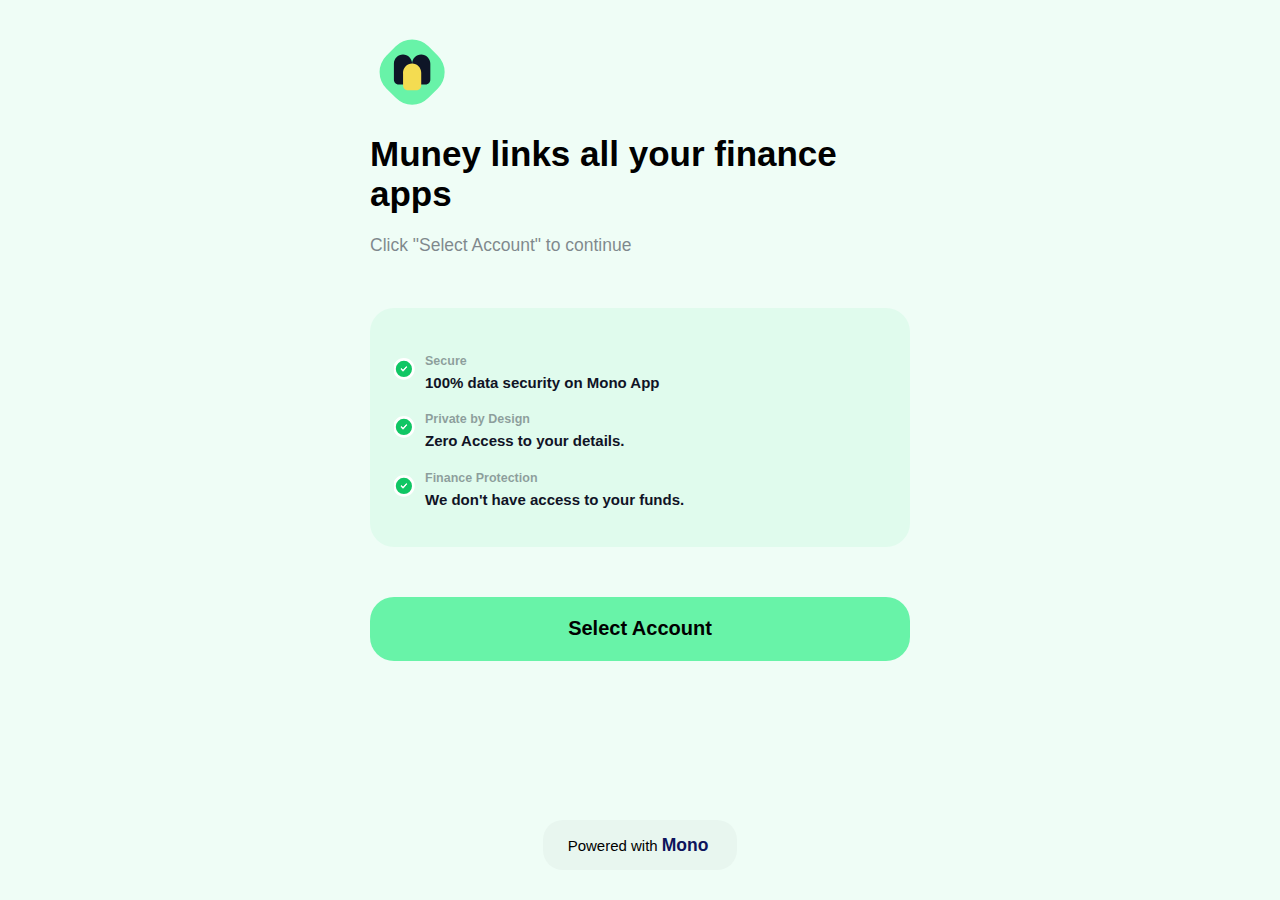
<file: index.html>
<!DOCTYPE html>
<html lang="en">

<head>
    <meta charset="UTF-8" />
    <meta name="viewport" content="width=device-width, initial-scale=1.0" />
    <title>Mono</title>
    <link rel="stylesheet" href="style.css" />
</head>

<body>
    <main>
        <div class="logo">
            <img src="./assets/svg/logo.svg" alt="mono hq">
        </div>

        <section>
            <header>
                <h2>Muney links all your finance apps</h2>
            </header>
            <p class="note">Click "Select Account" to continue</p>
        </section>

        <section class="perks">
            <div class="perk">
                <div class="perk_icon">
                    <img src="./assets/svg/checkmark.svg" alt="checkmark">
                </div>
                <div class="perk_content">
                    <p class="perk_content_point">Secure</p>
                    <p class="perk_content_desc">100% data security on Mono App</p>
                </div>
            </div>
            <div class="perk">
                <div class="perk_icon">
                    <img src="./assets/svg/checkmark.svg" alt="checkmark">
                </div>
                <div class="perk_content">
                    <p class="perk_content_point">Private by Design</p>
                    <p class="perk_content_desc">Zero Access to your details.</p>
                </div>
            </div>
            <div class="perk">
                <div class="perk_icon">
                    <img src="./assets/svg/checkmark.svg" alt="checkmark">
                </div>
                <div class="perk_content">
                    <p class="perk_content_point">Finance Protection</p>
                    <p class="perk_content_desc">We don't have access to your funds.</p>
                </div>
            </div>
        </section>
        <button onclick='window.location.href="./institutions.html";'>
            Select Account
        </button>
    </main>
    <footer>
        <div class="credit">Powered with <span>Mono</span></div>
    </footer>
</body>

</html>
</file>
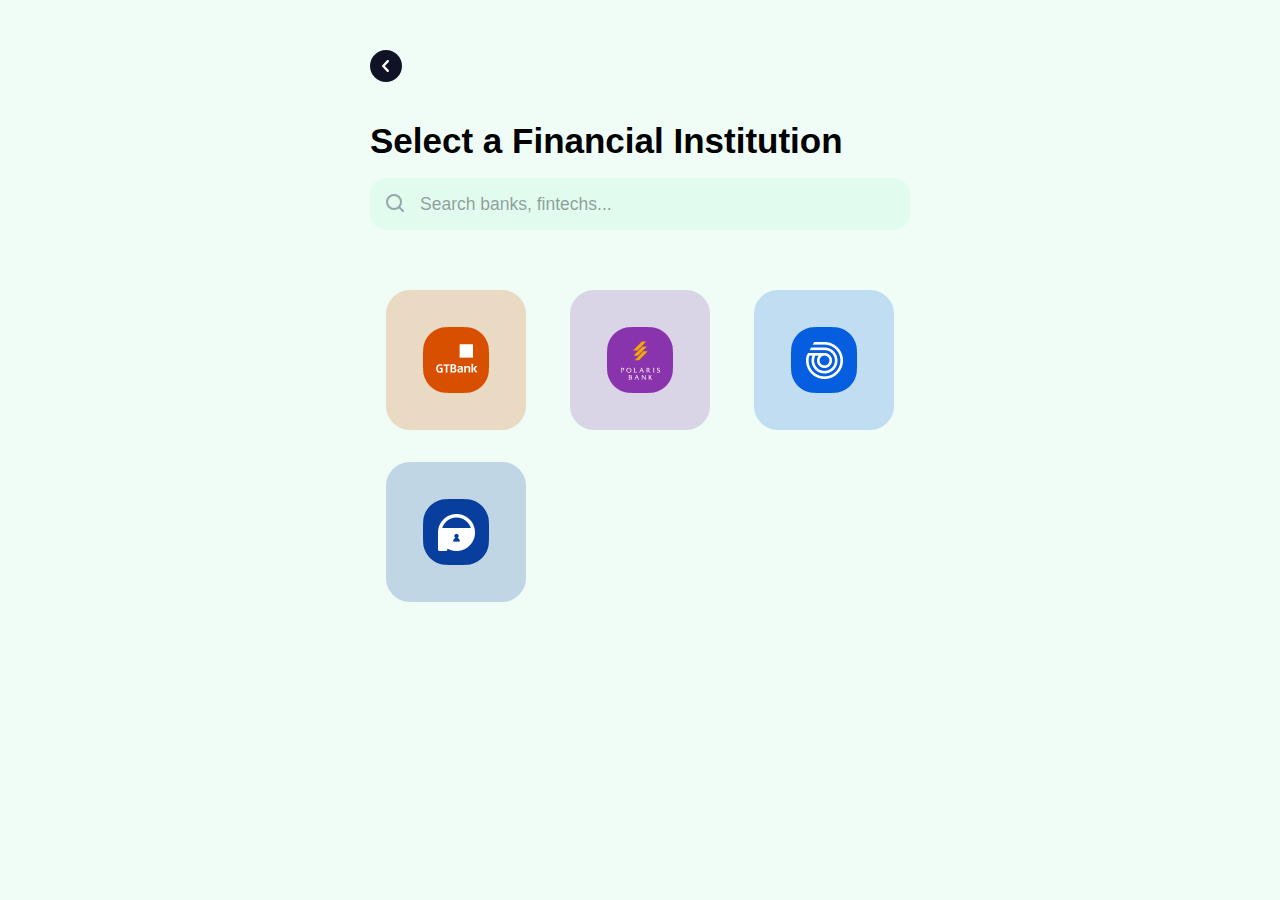
<file: institutions.html>
<!DOCTYPE html>
<html lang="en">

<head>
    <meta charset="UTF-8" />
    <meta name="viewport" content="width=device-width, initial-scale=1.0" />
    <title>Financial Institutions</title>
    <link rel="stylesheet" href="style.css" />
</head>

<body>
    <main>
        <div onclick='window.location.href="./index.html";' class="back_button">
            <img src="./assets/svg/back_button.svg" alt="back button">
        </div>

        <section>
            <header>
                <h2>Select a Financial Institution</h2>
            </header>
            <input type="text" name="search" class="search" autocomplete="off"
                placeholder="Search banks, fintechs..." /><span id="search-icon">
                <img src="./assets/svg/search.svg" alt="">
            </span>
        </section>

        <section class="products">
            <button onclick='window.location.href="./login.html";' class="product">
                <img src="./assets/img/gt-bank.png" alt="guaranty trust bank" />
            </button>
            <button class="product">
                <img src="./assets/img/polaris.png" alt="polaris bank" />
            </button>
            <button class="product">
                <img src="./assets/img/cowrywise.png" alt="cowrywise" />
            </button>
            <button class="product">
                <img src="./assets/img/piggyvest.png" alt="piggyvest" />
            </button>
        </section>
    </main>
</body>

</html>
</file>
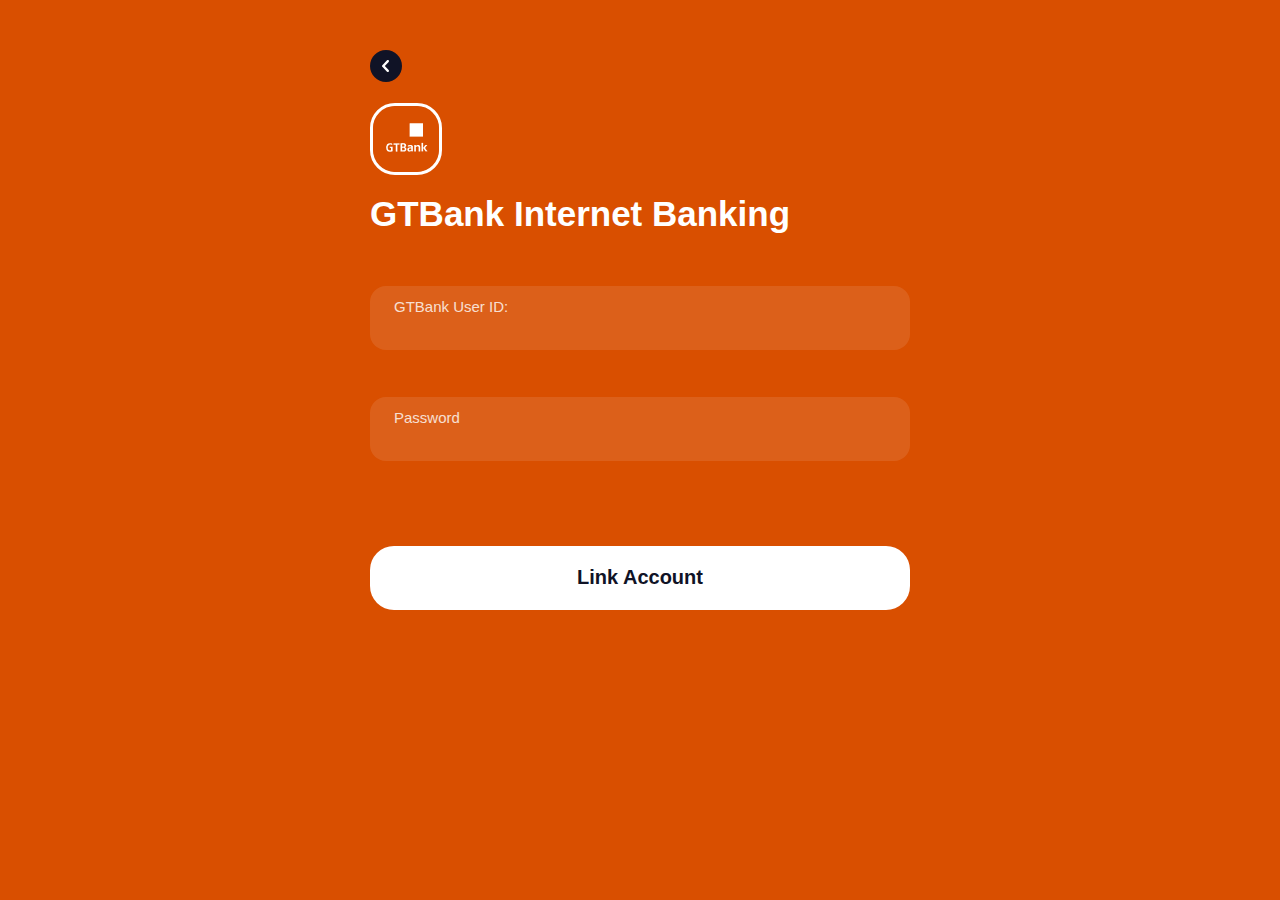
<file: login.html>
<!DOCTYPE html>
<html lang="en">

<head>
    <meta charset="UTF-8" />
    <meta name="viewport" content="width=device-width, initial-scale=1.0" />
    <title>Login</title>
    <link rel="stylesheet" href="style.css" />
</head>

<body class="login">
    <main>
        <div onclick='window.location.href="./institutions.html";' class="back_button">
            <img src="./assets/svg/back_button.svg" alt="back button">
        </div>

        <section>
            <img class="img_border" src="./assets/img/gt-bank.png" alt="guaranty trust bank" />
            <header>
                <h2>GTBank Internet Banking</h2>
            </header>
            <form action="post">
                <label for="bank-id">GTBank User ID:</label>
                <input type="email" name="bank_id" class="email" autocomplete="off" />
                <label for="password">Password</label>
                <input type="password" name="password" class="password" />
            </form>
        </section>

        <button class="button_submit" onclick='window.location.href="./success.html";'>
            Link Account
        </button>
    </main>
</body>

</html>
</file>
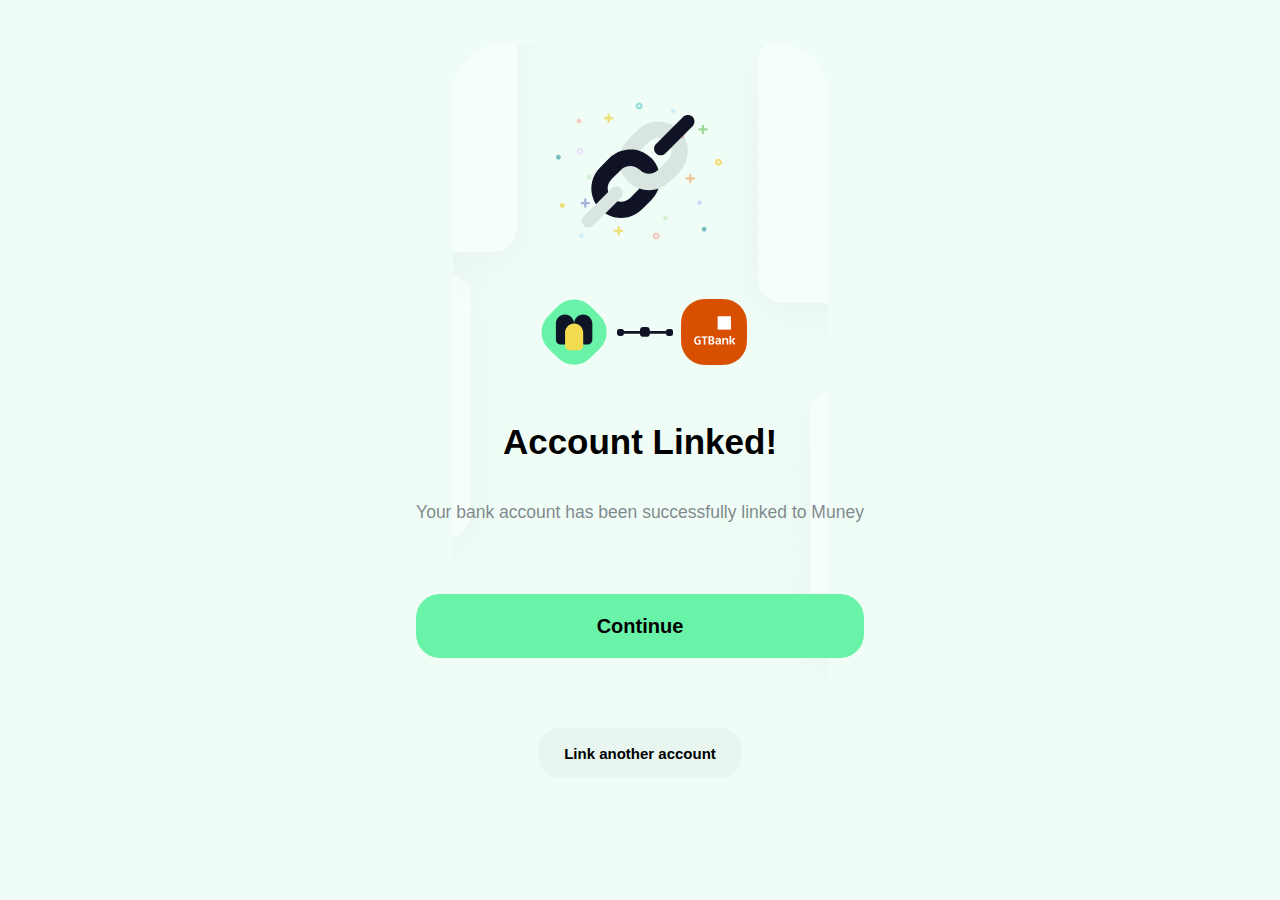
<file: success.html>
<!DOCTYPE html>
<html lang="en">

<head>
    <meta charset="UTF-8" />
    <meta name="viewport" content="width=device-width, initial-scale=1.0" />
    <title>Link Success</title>
    <link rel="stylesheet" href="style.css" />
</head>

<body class="success flex_center_colum">
    <main>
        <section class="flex_center_colum">
            <img src="./assets/svg/success.svg" alt="">
            <div>
                <div class="connected">
                    <img src="./assets/svg/logo.svg" alt="mono hq">
                    <svg width="56" height="10" viewBox="0 0 56 10" fill="none" xmlns="http://www.w3.org/2000/svg">
                        <rect x="23" width="9.8" height="9.8" rx="3.36" fill="#101326" />
                        <rect x="-1.52588e-05" y="1.90002" width="7" height="7" rx="2.36544" fill="#101326" />
                        <rect x="49" y="2" width="7" height="7" rx="2.36544" fill="#101326" />
                        <rect x="-1.52588e-05" y="4" width="56" height="2.8" rx="1.4" fill="#101326" />
                    </svg>
                    <div class="service"> <img src="./assets/img/gt-bank.png" alt="guaranty trust bank" /></div>

                </div>
            </div>
            <header>
                <h2>Account Linked!</h2>
            </header>
            <p class="note">
                Your bank account has been successfully linked to Muney
            </p>
        </section>
        <button onclick='window.location.href="./index.html";'>
            Continue
        </button>

    </main>
    <footer>
        <button onclick='window.location.href="/institutions.html";' class="credit">Link another account</div>
    </footer>
</body>

</html>
</file>
<file: style.css>
* {
  margin: 0;
  font: 62.5% 'Euclid Circular A', sans-serif;
}

*,
*::before,
*::after {
  box-sizing: border-box;
}

::placeholder {
  color: #101326;
  opacity: 0.4;
}

body {
  background-color: #effdf6;
  min-height: 100vh;
  padding: 3rem;
  max-width: 600px;
  margin: auto;
  display: flex;
  flex-direction: column;
  justify-content: space-between;
  animation: scaling 600ms ease-in;
  animation-timing-function: cubic-bezier(.28,.38,.66,.94);
}

@keyframes scaling {
  0% {
    opacity: 0;
    transform: scale(0);
  }

  10% {
    opacity: 0;
    transform: scale(0.7);
  }

  100% {
    opacity: 1;
    transform: scale(1);
  }
}

main {
  display: flex;
  flex-direction: column;
  justify-content: space-between;
}

section {
  margin-bottom: 3rem;
}

h2 {
  font-size: 3.5rem;
  font-weight: bold;
  margin: 0.5em 0;
}

p {
  font-size: 1.5rem;
}

.note {
  color: #101326;
  opacity: 0.5;
  font-size: 1.75rem;
  margin: 1.25em 0;
}

.perks {
  background-color: #e0fbed;
  padding: 24px;
  border-radius: 24px;
}

.perk {
  display: flex;
  color: #101326;
  align-items: center;
  margin: 1.5rem 0;
}

.perk_content {
  margin-left: 1rem;
}

.perk_content_point {
  font-size: 1.25rem;
  margin: 0.5em 0;
  opacity: 0.4;
  font-weight: 600;
}

.perk_content_desc {
  font-weight: bold;
}

button {
  background-color: #68f3a8;
  height: 64px;
  border-radius: 24px;
  border: none;
  color: black;
  font-size: 2rem;
  font-weight: bold;
  margin: 2rem 0;
  cursor: pointer;
}

footer {
  display: flex;
  justify-content: center;
  align-items: flex-end;
  margin-top: 3rem;
}

.credit {
  display: flex;
  background-color: #e8f6ef;
  height: 50px;
  width: auto;
  padding: 2.5rem;
  text-align: center;
  font-size: 1.5rem;
  justify-content: center;
  align-items: center;
  border-radius: 20px;
}

.credit > span {
  font-size: 1.75rem;
  font-weight: bold;
  color: #0d145c;
  margin: 0 4px;
}

/* INSTITUTIONS */

.back_button {
  margin: 2rem 0;
}

.search {
  width: 100%;
  border: none;
  height: 52px;
  background-color: rgb(104 243 169 / 0.1);
  color: #101326;
  font-size: 1.75rem;
  padding: 16px 5rem 16px;
  border-radius: 16px;
  position: relative;
}

#search-icon {
  display: inline-block;
  width: 20px;
  height: 20px;
  position: relative;
  left: 16px;
  top: -36px;
}

.products {
  display: grid;
  grid-template-columns: repeat(auto-fill, minmax(150px, 1fr));
  gap: 12px;
  align-items: center;
  justify-items: center;
}

.product {
  display: flex;
  justify-content: center;
  align-items: center;
  width: 140px;
  height: 140px;
  border-radius: 24px;
  margin: 1rem 0;
}

.product:nth-of-type(1n) {
  background-color: rgb(217 79 0 / 0.2);
}

.product:nth-of-type(2n) {
  background-color: rgb(137 52 173 / 0.2);
}

.product:nth-of-type(3n) {
  background-color: rgb(5 93 224 / 0.2);
}

.product:nth-of-type(4n) {
  background-color: rgb(8 62 158 / 0.2);
}

/* LOGIN PAGE */

.login {
  background-color: #d94f00;
  color: white;
}

.button_submit {
  color: #101326;
  background-color: white;
}

.img_border {
  border-radius: 25px;
  border: 3px white solid;
}

form {
  margin: 2rem 0;
}

.email,
.password {
  width: 100%;
  border: none;
  height: 64px;
  background-color: rgb(255 255 255 / 0.1);
  color: white;
  font-size: 1.75rem;
  padding: 36px 24px 16px;
  border-radius: 16px;
  position: relative;
  margin: 1.5rem 0;
}

label {
  display: inline-block;
  font-size: 1.5rem;
  position: relative;
  left: 24px;
  top: 44px;
  opacity: 0.8;
  font-weight: 500;
}

/* SUCCESS MESSAGE */

.success {
  background-image: url(/assets/img/background.png);
  background-repeat: no-repeat;
  background-position: center;
  background-size: auto;
  text-align: center;
}

.flex_center_colum {
  display: flex;
  justify-content: center;
  align-items: center;
  flex-direction: column;
}

.connected {
  display: flex;
  justify-content: space-between;
  align-items: center;
  margin: 5rem 0 3rem;
}

.service {
  margin-left: 8px;
}
</file>
